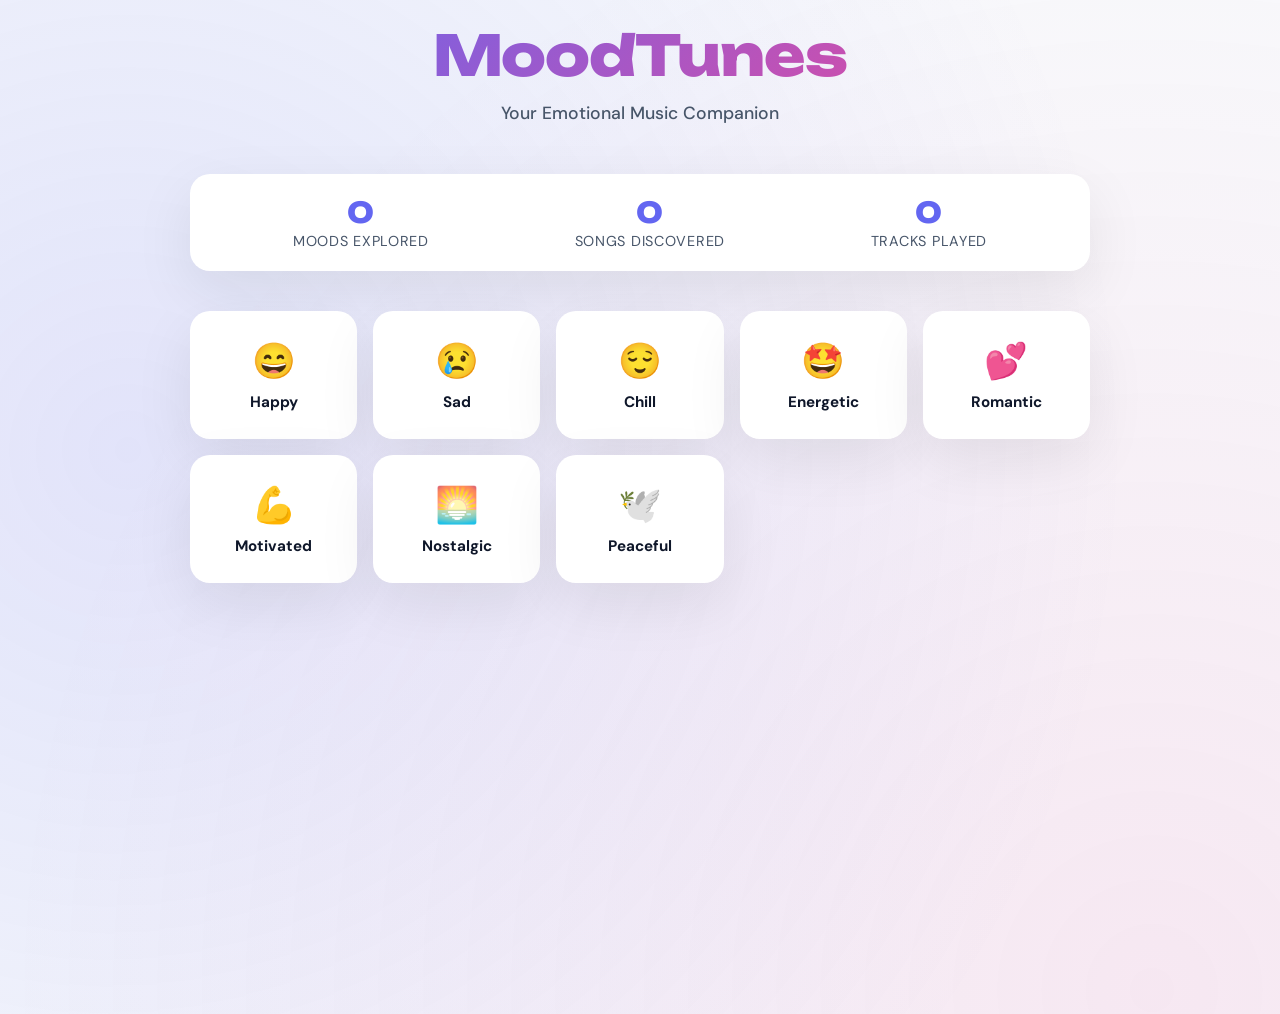
<file: MoodTunes/index.html>
<!DOCTYPE html>
<html lang="en">
<head>
    <meta charset="UTF-8">
    <meta name="viewport" content="width=device-width, initial-scale=1.0">
    <title>MoodTunes — Your Emotional Music Companion</title>
    <link rel="preconnect" href="https://fonts.googleapis.com">
    <link rel="preconnect" href="https://fonts.gstatic.com" crossorigin>
    <link href="https://fonts.googleapis.com/css2?family=Unbounded:wght@600;800&family=DM+Sans:wght@400;500;700&display=swap" rel="stylesheet">
    <link rel="stylesheet" href="style.css">
</head>
<body>
    <div class="container">
        <header>
            <h1>MoodTunes</h1>
            <p class="subtitle">Your Emotional Music Companion</p>
        </header>

        <div class="stats-bar">
            <div class="stat">
                <span class="stat-value" id="moodCount">0</span>
                <span class="stat-label">Moods Explored</span>
            </div>
            <div class="stat">
                <span class="stat-value" id="songCount">0</span>
                <span class="stat-label">Songs Discovered</span>
            </div>
            <div class="stat">
                <span class="stat-value" id="playCount">0</span>
                <span class="stat-label">Tracks Played</span>
            </div>
        </div>

        <div class="mood-selector" id="moodSelector">
            <!-- Mood buttons will be generated here -->
        </div>

        <div class="input-section" id="inputSection">
            <label class="input-label">Create Your Own Mood 🎨</label>
            <div class="input-group">
                <input type="text" id="customMoodInput" placeholder="Enter your unique mood (e.g., 'Nostalgic', 'Adventurous')">
                <button class="add-mood-btn" onclick="app.addCustomMood()">Add Mood</button>
            </div>
            <div class="error-message" id="errorMessage"></div>
        </div>

        <div class="quote-card" id="quoteCard">
            <p class="quote-text" id="quoteText"></p>
        </div>

        <div class="playlist-section" id="playlistSection">
            <div class="playlist-header">
                <h2 class="playlist-title" id="playlistTitle">Your Playlist</h2>
                <button class="shuffle-btn" onclick="app.shufflePlaylist()">🔄 Shuffle</button>
            </div>
            <div id="playlistContainer"></div>
        </div>
    </div>

    <script src="script.js"></script>
</body>
</html>
</file>
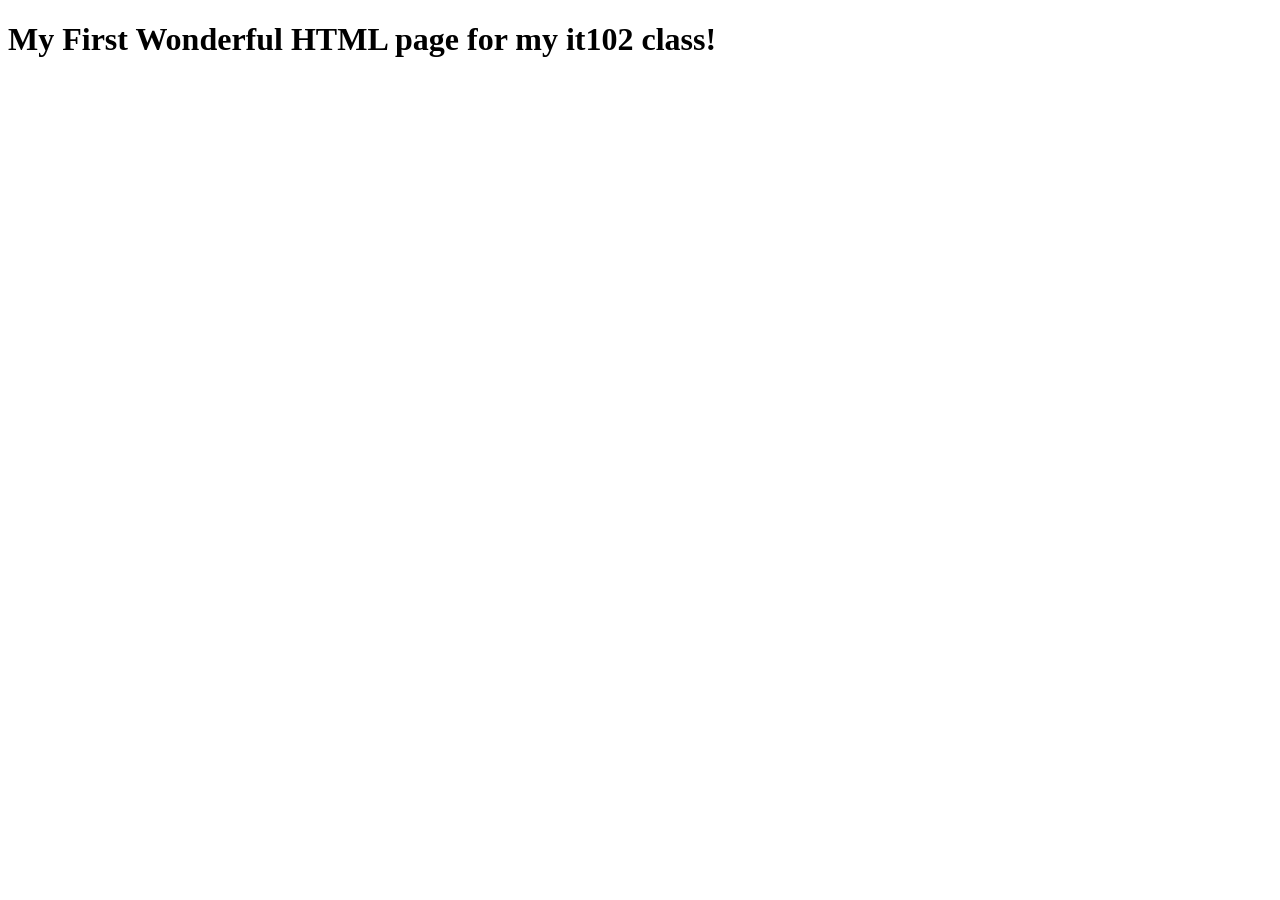
<file: week1/index.html>
<!DOCTYPE html>
<html lang="en">
<head>
  <meta charset="UTF-8">
  <meta name="viewport" content="width=device-width, initial-scale=1.0">
  <title>My first html page</title>
</head>
<body>
  <h1>My First Wonderful HTML page for my it102 class!</h1>
</body>
</html>
</file>
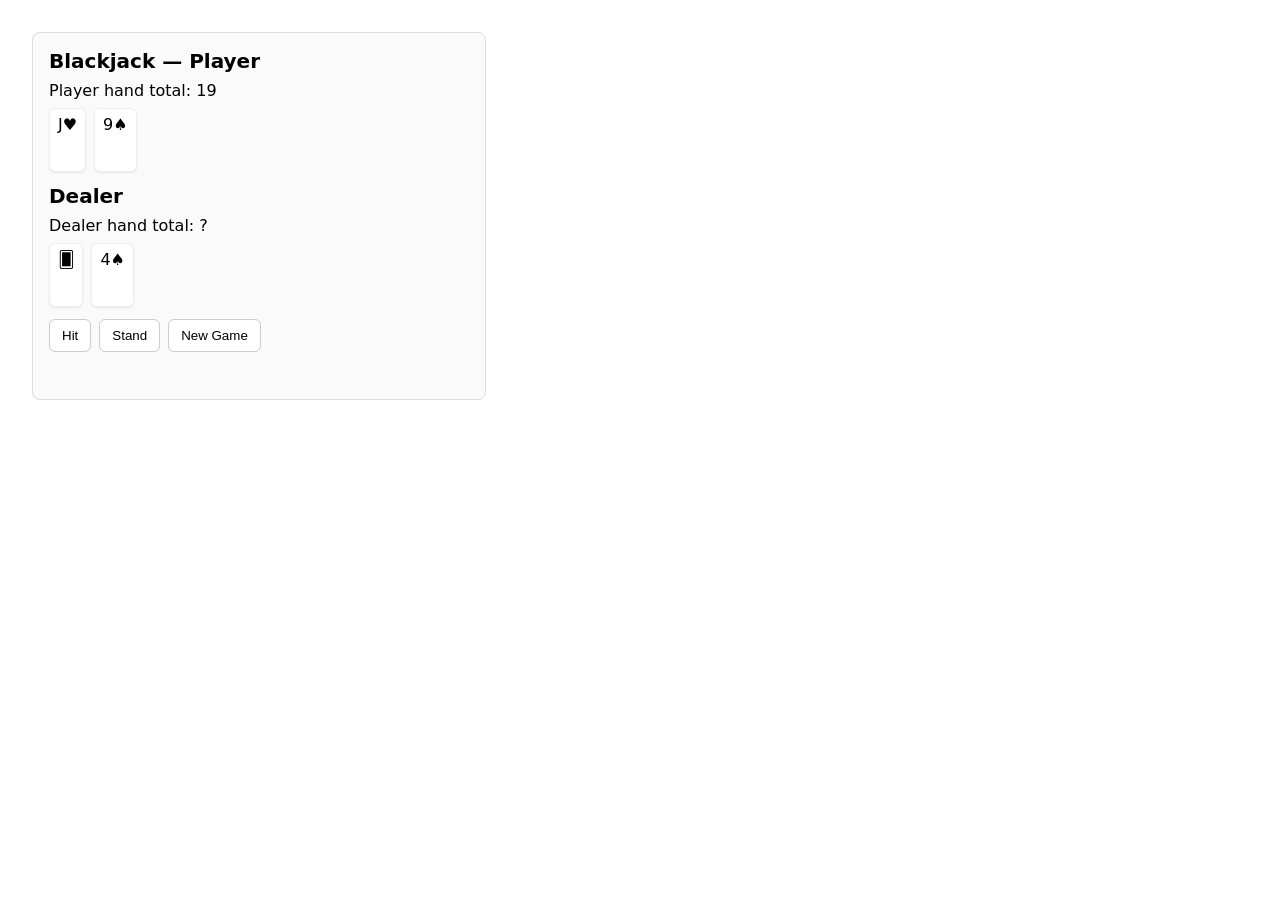
<file: week6/index.html>
<!doctype html>
<html lang="en">
<head>
  <meta charset="utf-8" />
  <title>Simple Blackjack</title>
  <meta name="viewport" content="width=device-width,initial-scale=1" />
  <style>
    body { font-family: system-ui, -apple-system, "Segoe UI", Roboto, Arial; display:flex; gap:24px; padding:24px; }
    .table { border:1px solid #ddd; padding:16px; width:420px; border-radius:8px; background:#fafafa; }
    h2 { margin:0 0 8px 0; font-size:20px; }
    .hand { min-height:64px; margin:8px 0; display:flex; gap:8px; flex-wrap:wrap; }
    .card { border-radius:6px; padding:6px 8px; background:white; box-shadow:0 1px 2px rgba(0,0,0,0.08); border:1px solid #eee; }
    .controls { margin-top:12px; display:flex; gap:8px; }
    button { padding:8px 12px; border-radius:6px; border:1px solid #ccc; background:white; cursor:pointer; }
    button:disabled { opacity:.5; cursor:default; }
    .status { margin-top:12px; font-weight:600; min-height:1.2em; }
  </style>
</head>
<body>

  <div class="table" id="game">
    <h2>Blackjack — Player</h2>
    <div>Player hand total: <span id="player-total">0</span></div>
    <div class="hand" id="player-hand"></div>

    <div style="margin-top:12px;">
      <h2>Dealer</h2>
      <div>Dealer hand total: <span id="dealer-total">0</span></div>
      <div class="hand" id="dealer-hand"></div>
    </div>

    <div class="controls">
      <button id="btn-hit">Hit</button>
      <button id="btn-stand">Stand</button>
      <button id="btn-new">New Game</button>
    </div>

    <div class="status" id="status"></div>
  </div>

<script>
/*
  Simple Blackjack
  - standard 52-card deck
  - Ace counted as 11 or 1 (adjusted to avoid bust)
  - Dealer draws until 17 or more
*/

// ----- deck helpers -----
const SUITS = ['♠','♥','♦','♣'];
const RANKS = ['A','2','3','4','5','6','7','8','9','10','J','Q','K'];

function createDeck(){
  const deck = [];
  for(const s of SUITS){
    for(const r of RANKS){
      deck.push({suit:s, rank:r});
    }
  }
  return deck;
}

function shuffle(deck){
  // Fisher-Yates
  for(let i = deck.length - 1; i > 0; i--){
    const j = Math.floor(Math.random() * (i + 1));
    [deck[i], deck[j]] = [deck[j], deck[i]];
  }
}

// value of a single card for totals (ace returns 11 here; adjust later)
function cardValue(card){
  if(card.rank === 'A') return 11;
  if(['J','Q','K'].includes(card.rank)) return 10;
  return Number(card.rank);
}

function handTotal(hand){
  // sum values and reduce Aces (11 -> 1) as needed
  let total = 0;
  let aces = 0;
  for(const c of hand){
    const v = cardValue(c);
    total += v;
    if(c.rank === 'A') aces++;
  }
  // reduce Aces from 11 to 1 by subtracting 10 while total > 21 and aces left
  while(total > 21 && aces > 0){
    total -= 10;
    aces--;
  }
  return total;
}

// ----- DOM helpers -----
const el = id => document.getElementById(id);
function renderHand(containerId, hand, hideFirst=false){
  const container = el(containerId);
  container.innerHTML = '';
  hand.forEach((c, i) => {
    const cardEl = document.createElement('div');
    cardEl.className = 'card';
    if(hideFirst && i === 0) {
      cardEl.textContent = '🂠'; // face-down placeholder
    } else {
      cardEl.textContent = `${c.rank}${c.suit}`;
    }
    container.appendChild(cardEl);
  });
}

// ----- game state -----
let deck, playerHand, dealerHand, playerStand, gameOver;

function startNewGame(){
  deck = createDeck();
  shuffle(deck);
  playerHand = [];
  dealerHand = [];
  playerStand = false;
  gameOver = false;
  el('status').textContent = '';

  // initial deal: player 2, dealer 2 (dealer's first card hidden)
  playerHand.push(deck.pop());
  dealerHand.push(deck.pop());
  playerHand.push(deck.pop());
  dealerHand.push(deck.pop());

  updateUI(true);
  enableControls(true);
}

// draw one card from deck to target hand
function drawTo(hand){
  if(deck.length === 0){
    // if deck empty (unlikely for this small game), recreate and shuffle
    deck = createDeck();
    shuffle(deck);
  }
  hand.push(deck.pop());
}

// player requests a hit
function playerHit(){
  if(gameOver || playerStand) return;
  drawTo(playerHand);
  updateUI(true);
  const pTotal = handTotal(playerHand);
  if(pTotal > 21){
    finishRound(); // player busts
  }
}

// player stands: dealer plays
function playerStandAction(){
  if(gameOver) return;
  playerStand = true;
  // reveal dealer and let dealer play to >= 17
  updateUI(false);
  dealerPlay();
}

// dealer behavior
function dealerPlay(){
  // reveal while < 17, hit
  while(handTotal(dealerHand) < 17){
    drawTo(dealerHand);
  }
  finishRound();
}

// compute and display result
function finishRound(){
  const pTotal = handTotal(playerHand);
  const dTotal = handTotal(dealerHand);
  let message = '';

  if(pTotal > 21){
    message = `Player busts (${pTotal}). Dealer wins.`;
  } else if(dTotal > 21){
    message = `Dealer busts (${dTotal}). Player wins!`;
  } else if(pTotal > dTotal){
    message = `Player wins (${pTotal} vs ${dTotal})!`;
  } else if(pTotal < dTotal){
    message = `Dealer wins (${dTotal} vs ${pTotal}).`;
  } else {
    message = `Push (tie) — ${pTotal}.`;
  }

  el('status').textContent = message;
  gameOver = true;
  enableControls(false);
  updateUI(false);
}

function enableControls(enabled){
  el('btn-hit').disabled = !enabled;
  el('btn-stand').disabled = !enabled;
  el('btn-new').disabled = false;
}

// update DOM
function updateUI(hideDealerFirstCard=true){
  const pTotal = handTotal(playerHand);
  const dTotalShown = hideDealerFirstCard ? '?' : handTotal(dealerHand);

  el('player-total').textContent = pTotal;
  el('dealer-total').textContent = dTotalShown;

  renderHand('player-hand', playerHand, false);
  renderHand('dealer-hand', dealerHand, hideDealerFirstCard);

  // auto-disable hit if player bust or already stood
  if(handTotal(playerHand) > 21){
    enableControls(false);
  }
}

// ----- wire up buttons -----
el('btn-hit').addEventListener('click', playerHit);
el('btn-stand').addEventListener('click', playerStandAction);
el('btn-new').addEventListener('click', startNewGame);

// start
startNewGame();
</script>
</body>
</html>
</file>
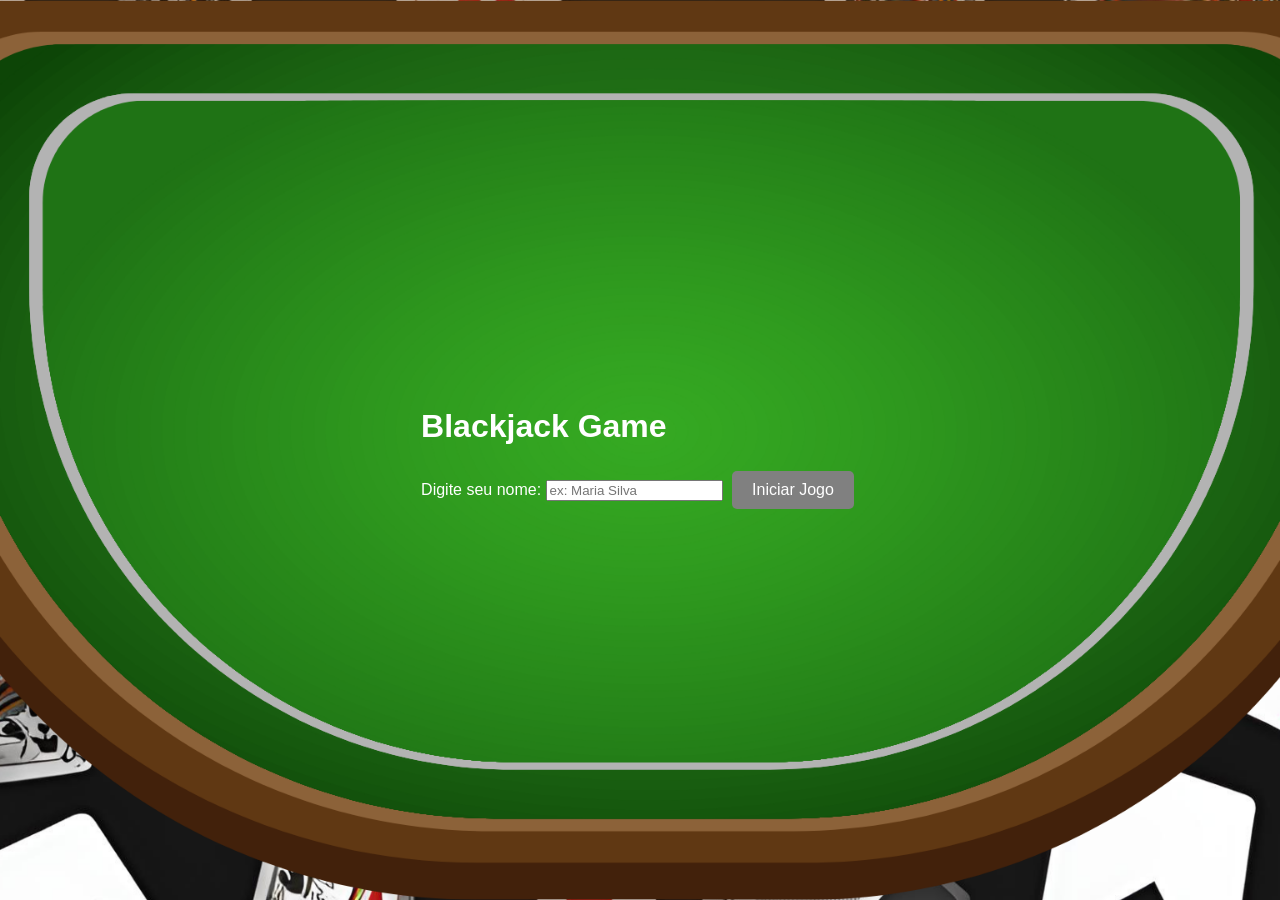
<file: week6/Blackjackgame/index.html>
<!doctype html>
<html lang="pt-BR">
<head>
  <meta charset="utf-8" />
  <title>Blackjack — Login</title>
  <meta name="viewport" content="width=device-width,initial-scale=1" />
  <link rel="stylesheet" href="styles/styles.css">
</head>
<body>
  <main class="panel">
    <h1>Blackjack Game</h1>
    
    <form id="loginForm" novalidate>
      <label for="username">Digite seu nome:</label>
      <input id="username" name="username" type="text" placeholder="ex: Maria Silva" />
      <button id="startBtn" type="submit" disabled>Iniciar Jogo</button>
      <div id="errorMsg" class="error" aria-live="polite"></div>
    </form>

    
    <section id="gameArea" style="display:none;">
      <p id="welcome"></p>
      
    </section>
  </main>

  <script src="scripts/login.js"></script>
</body>
</html>
</file>
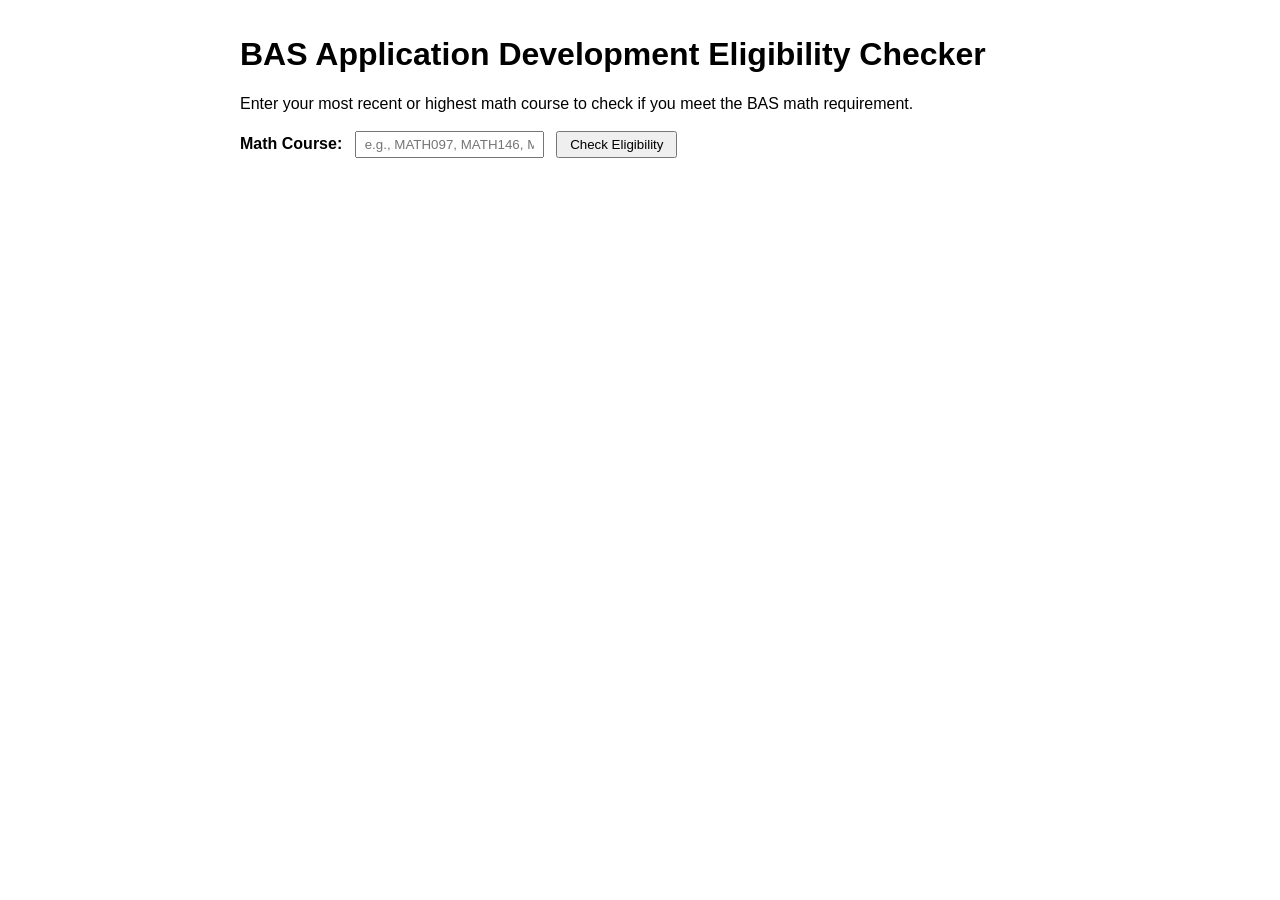
<file: midterm/midterm.html>
<!DOCTYPE html>
<html lang="en">
<head>
  <meta charset="UTF-8">
  <title>BAS Requirements Checker</title>
  <style>
    body {
      font-family: Arial, Helvetica, sans-serif;
      max-width: 800px;
      margin: 2rem auto;
      line-height: 1.4;
    }
    h1 {
      margin-bottom: 0.25rem;
    }
    form {
      margin: 1rem 0;
    }
    label {
      font-weight: bold;
      margin-right: 0.5rem;
    }
    input[type="text"] {
      padding: 0.25rem 0.5rem;
      min-width: 140px;
    }
    button {
      margin-left: 0.5rem;
      padding: 0.25rem 0.75rem;
      cursor: pointer;
    }
    #results p {
      margin: 0.35rem 0;
    }
  </style>
</head>
<body>

  <h1>BAS Application Development Eligibility Checker</h1>
  <p>
    Enter your most recent or highest math course to check if you meet
    the BAS math requirement.
  </p>

  <form id="mathForm" onsubmit="main(); return false;">
    <label for="courseInput">Math Course:</label>
    <input
      type="text"
      id="courseInput"
      name="courseInput"
      placeholder="e.g., MATH097, MATH146, MATH151"
    >
    <button type="submit">Check Eligibility</button>
  </form>

  <div id="results"></div>

  <script>
    // ---------------------------------------------------------
    //  Courses stored as objects (cart notation w/ fields)
    // ---------------------------------------------------------
    const allMathCourses = {
      MATH080: { name: "Preparatory Math",                  qualifies: false, next: "MATH085" },
      MATH081: { name: "Basic Math",                        qualifies: false, next: "MATH084" },
      MATH084: { name: "Algebra I",                         qualifies: false, next: "MATH085" },
      MATH085: { name: "Algebra II",                        qualifies: false, next: "MATH097" },
      MATH097: { name: "Elementary Algebra",                qualifies: false, next: "MATH098" },
      MATH098: { name: "Intermediate Algebra",              qualifies: false, next: "MATH099" },
      MATH099: { name: "Essentials of Intermediate Algebra",qualifies: false, next: "MATH107" },

      MATH107: { name: "Math in Society",                   qualifies: false, next: "MATH116" },
      MATH116: { name: "Applications of Math",              qualifies: false, next: "MATH141" },

      MATH141: { name: "Precalculus I",                     qualifies: false, next: "MATH142" },
      MATH142: { name: "Precalculus II",                    qualifies: false, next: "MATH151" },

      // Statistics / Calculus (QSR)
      MATH146: { name: "Elementary Statistics",             qualifies: true,  next: "" },
      MATH148: { name: "Business Calculus",                 qualifies: true,  next: "" },
      MATH151: { name: "Calculus I",                        qualifies: true,  next: "MATH152" },
      MATH152: { name: "Calculus II",                       qualifies: true,  next: "MATH163" },
      MATH163: { name: "Calculus III",                      qualifies: true,  next: "MATH238" },

      // 200-level statistics / linear algebra / etc.
      MATH211: { name: "Elements of Statistical Methods",   qualifies: true,  next: "" },
      MATH220: { name: "Linear Algebra",                    qualifies: true,  next: "" },
      MATH224: { name: "Vector Calculus",                   qualifies: true,  next: "" },
      MATH238: { name: "Differential Equations",            qualifies: true,  next: "" }
    };

    // ---------------------------------------------------------
    //  Main function
    //  1. Get the course (getCourseNumber)
    //  2. If course is null, display message to enter valid course
    //  3. Otherwise call checkEligibility(course)
    //  4. Display results using displayResults()
    // ---------------------------------------------------------
    function main () {
      const courseCode = getCourseNumber();
      if (!courseCode) return;        // invalid input handled in getCourseNumber

      const result = checkEligibility(courseCode);
      displayResults(result);
    }

    // ---------------------------------------------------------
    //  Get course from form and validate
    //  Returns valid course code (e.g. "MATH097") or null
    // ---------------------------------------------------------
    function getCourseNumber () {
      const inputEl   = document.getElementById("courseInput");
      const resultsEl = document.getElementById("results");

      let value = inputEl.value.trim();

      // 1. No blanks
      if (value === "") {
        resultsEl.innerHTML =
          "<p>Please enter your most recent or highest math course.</p>";
        return null;
      }

      // 2. Normalize: remove spaces, upper-case, drop ampersand if present
      value = value.toUpperCase().replace(/\s+/g, "").replace("&", "");

      // 3. Basic pattern check: must start with "MATH" and have digits after
      const pattern = /^MATH\d{3}$/;
      if (!pattern.test(value)) {
        resultsEl.innerHTML =
          "<p>Please enter a valid NSC MATH course, such as " +
          "<strong>MATH097</strong>, <strong>MATH146</strong>, or <strong>MATH151</strong>.</p>";
        return null;
      }

      // 4. Verify that course exists in our table
      if (!allMathCourses[value]) {
        resultsEl.innerHTML =
          `<p>Sorry, I don't recognize the course <strong>${value}</strong>. ` +
          `Please enter a math course from the NSC sequence (for example MATH097, MATH146, MATH151).</p>`;
        return null;
      }

      return value;
    }

    // ---------------------------------------------------------
    //  Check if course meets BAS math requirement
    //  Returns a literal object:
    //    { code, name, meets, nextCode, nextName }
    // ---------------------------------------------------------
    function checkEligibility (courseCode) {
      const info = allMathCourses[courseCode];

      const nextCode = info.next;
      const nextName = nextCode && allMathCourses[nextCode]
        ? allMathCourses[nextCode].name
        : "";

      return {
        code: courseCode,
        name: info.name,
        meets: info.qualifies,
        nextCode: nextCode,
        nextName: nextName
      };
    }

    // ---------------------------------------------------------
    //  Display results to webpage using innerHTML
    // ---------------------------------------------------------
    function displayResults (result) {
      const resultsEl = document.getElementById("results");
      if (!result) return;

      let html = "";

      html += `<p><strong>Math Course:</strong> ${result.code} &mdash; ${result.name}</p>`;

      if (result.meets) {
        html += "<p>Congratulations! You've met the math requirement for the BAS in Application Development.</p>";
      } else {
        html += "<p>You do not yet meet the BAS math requirement for the BAS in Application Development.</p>";

        if (result.nextCode && result.nextName) {
          html += `<p>You should next consider taking <strong>${result.nextCode}</strong> (${result.nextName}).</p>`;
        }
      }

      resultsEl.innerHTML = html;
    }
  </script>
</body>
</html>
</file>
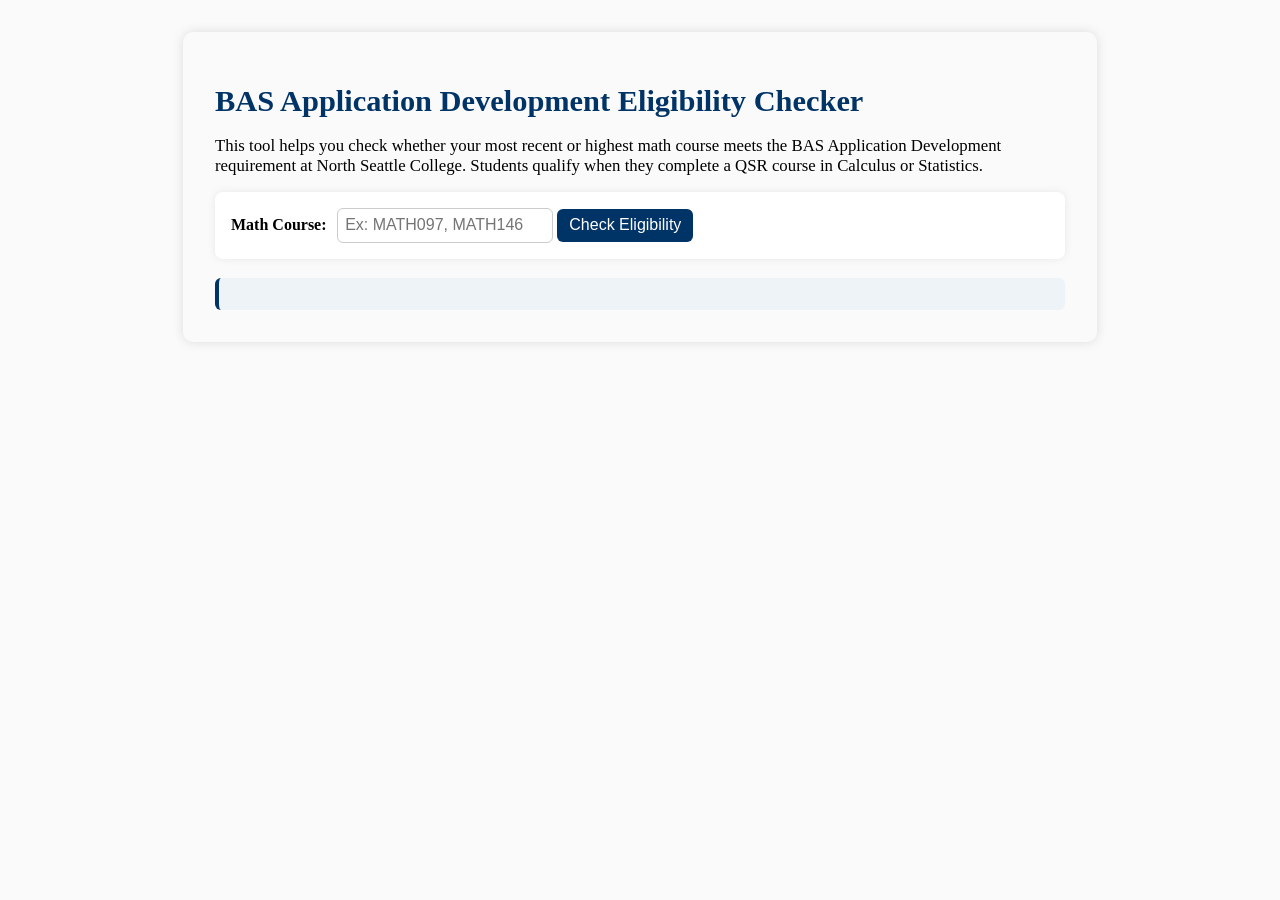
<file: midterm/midtermfinal.html>
<!DOCTYPE html>
<html lang="en">
<head>
  <meta charset="UTF-8">
  <title>BAS Math Eligibility Checker</title>

  <style>
    body {
      font-family: Georgia, serif;
      max-width: 850px;
      margin: 2rem auto;
      background: #fafafa;
      padding: 2rem;
      border-radius: 10px;
      box-shadow: 0 0 12px rgba(0, 0, 0, 0.12);
    }

    h1 {
      margin-bottom: 0.4rem;
      color: #003366;
      font-size: 1.9rem;
    }

    p {
      margin-bottom: 1rem;
      font-size: 1.05rem;
    }

    form {
      margin-top: 1rem;
      padding: 1rem;
      background: #ffffff;
      border-radius: 8px;
      box-shadow: 0 0 8px rgba(0, 0, 0, 0.08);
    }

    label {
      font-weight: bold;
      margin-right: 0.4rem;
    }

    input[type="text"] {
      padding: 0.45rem;
      border-radius: 6px;
      border: 1px solid #ccc;
      min-width: 150px;
      font-size: 1rem;
    }

    button {
      padding: 0.45rem 0.75rem;
      background: #003366;
      color: #fff;
      border: none;
      border-radius: 6px;
      font-size: 1rem;
      cursor: pointer;
    }

    button:hover {
      background: #002850;
    }

    #results {
      margin-top: 1.2rem;
      padding: 1rem;
      background: #eef3f8;
      border-left: 4px solid #003366;
      border-radius: 6px;
      font-size: 1.05rem;
    }
  </style>
</head>

<body>

  <h1>BAS Application Development Eligibility Checker</h1>
  <p>
    This tool helps you check whether your most recent or highest math course meets the BAS Application Development requirement at North Seattle College.
    Students qualify when they complete a QSR course in Calculus or Statistics.
  </p>

  <form onsubmit="main(); return false;">
    <label for="courseInput">Math Course:</label>
    <input type="text" id="courseInput" placeholder="Ex: MATH097, MATH146">
    <button type="submit">Check Eligibility</button>
  </form>

  <div id="results"></div>

<script>
  // This object stores all math courses we are using for the BAS eligibility check.
  // Each course has a name, whether it qualifies for BAS, and the next recommended course.
  const allMathCourses = {
    MATH081: { name: "Basic Math", qualifies: false, next: "MATH084" },
    MATH084: { name: "Algebra I", qualifies: false, next: "MATH085" },
    MATH085: { name: "Algebra II", qualifies: false, next: "MATH097" },
    MATH097: { name: "Elementary Algebra", qualifies: false, next: "MATH098" },
    MATH098: { name: "Intermediate Algebra", qualifies: false, next: "MATH099" },
    MATH099: { name: "Essentials of Intermediate Algebra", qualifies: false, next: "MATH107" },

    MATH107: { name: "Math in Society", qualifies: false, next: "MATH116" },
    MATH116: { name: "Applications of Math", qualifies: false, next: "MATH141" },

    MATH141: { name: "Precalculus I", qualifies: false, next: "MATH142" },
    MATH142: { name: "Precalculus II", qualifies: false, next: "MATH151" },

    // From this point on the courses are QSR, so they meet the BAS requirement
    MATH146: { name: "Elementary Statistics", qualifies: true, next: "" },
    MATH148: { name: "Business Calculus", qualifies: true, next: "" },
    MATH151: { name: "Calculus I", qualifies: true, next: "MATH152" },
    MATH152: { name: "Calculus II", qualifies: true, next: "MATH163" },
    MATH163: { name: "Calculus III", qualifies: true, next: "MATH238" },

    MATH211: { name: "Elements of Statistical Methods", qualifies: true, next: "" },
    MATH220: { name: "Linear Algebra", qualifies: true, next: "" },
    MATH224: { name: "Vector Calculus", qualifies: true, next: "" },
    MATH238: { name: "Differential Equations", qualifies: true, next: "" }
  };


  // This is the main function. It is called when the student submits the form.
  // It collects the course code, checks eligibility, and displays the results.
  function main() {
    const courseCode = getCourseNumber();

    // If the student typed something invalid we stop the script here
    if (!courseCode) return;

    // Check whether the course meets BAS requirements
    const result = checkEligibility(courseCode);

    // Display outcome to the webpage
    displayResults(result);
  }


  // This function reads the course typed by the student and validates it.
  // It returns the valid course code or returns null if the input is not acceptable.
  function getCourseNumber() {
    const input = document.getElementById("courseInput").value.trim();
    const box = document.getElementById("results");

    // Checking for blank input
    if (input === "") {
      box.innerHTML = "Please type a math course before checking eligibility.";
      return null;
    }

    // Formatting the input to match the course keys in our object
    const course = input.toUpperCase().replace(/\s+/g, "");

    // Pattern check for MATH### format
    const pattern = /^MATH\d{3}$/;
    if (!pattern.test(course)) {
      box.innerHTML = "Please enter a valid math course such as MATH097 or MATH151.";
      return null;
    }

    // Checking if the course exists in our list
    if (!allMathCourses[course]) {
      box.innerHTML = "This course is not listed in the NSC Math Sequence chart.";
      return null;
    }

    return course;
  }


  // This function checks whether the chosen course meets the BAS requirement.
  // It returns an object containing information about the course and whether it qualifies.
  function checkEligibility(courseCode) {
    const info = allMathCourses[courseCode];

    return {
      code: courseCode,
      name: info.name,
      meets: info.qualifies,
      next: info.next
    };
  }


  // This function displays the final message for the student based on eligibility.
  function displayResults(result) {
    const box = document.getElementById("results");

    let message = `<strong>Math Course:</strong> ${result.code} — ${result.name}<br><br>`;

    if (result.meets) {
      message += "Congratulations you meet the BAS math requirement for Application Development.";
    } else {
      message += "You do not yet meet the BAS math requirement.";

      if (result.next !== "") {
        message += `<br>Next recommended course is <strong>${result.next}</strong>.`;
      }
    }

    box.innerHTML = message;
  }
</script>

</body>
</html>
</file>
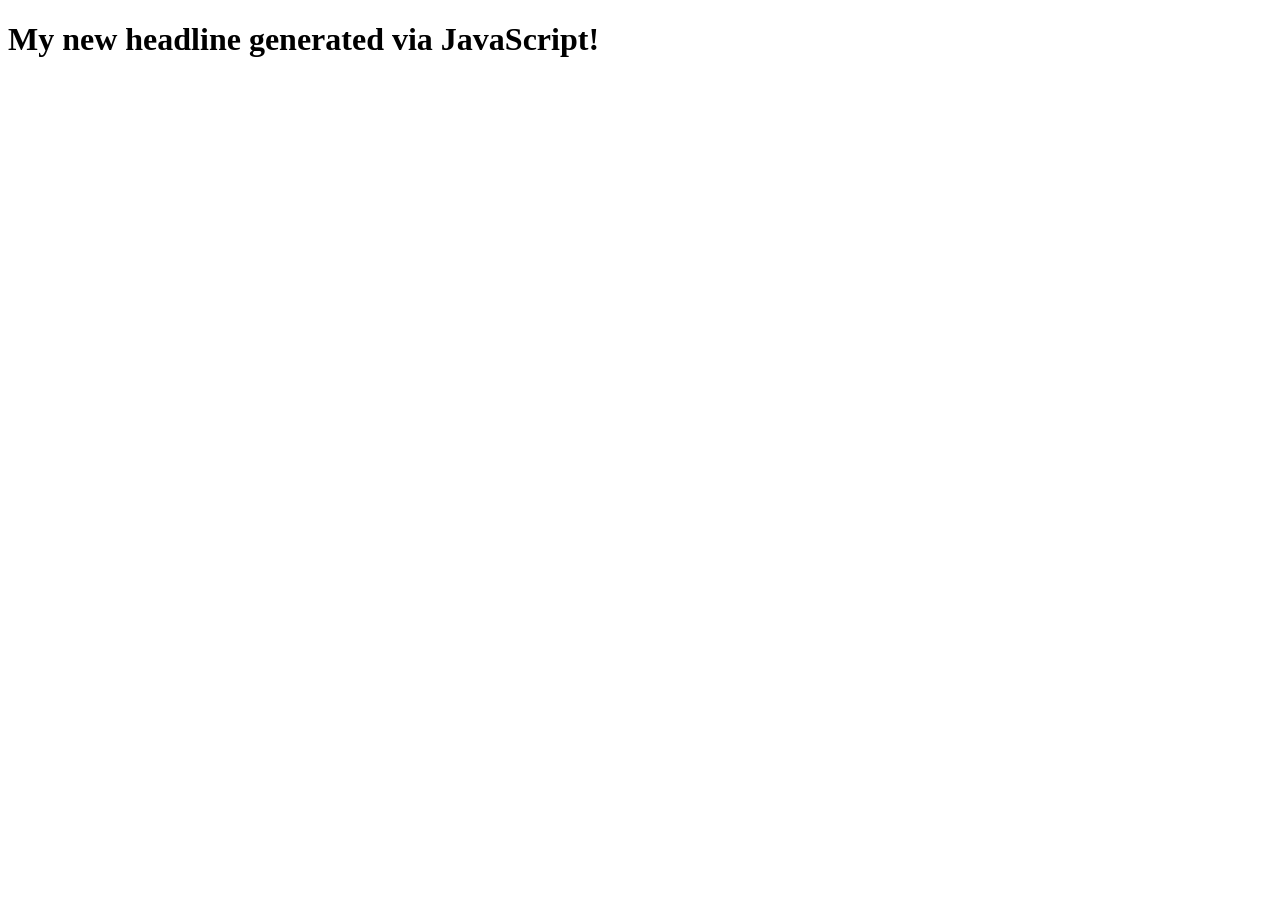
<file: week1/index2.html>
<!DOCTYPE html>
<html lang="en">
<head>
  <meta charset="UTF-8">
  <meta name="viewport" content="width=device-width, initial-scale=1.0">
  <title>My second html page</title>
</head>
<body>
  <h1 id="myHeader"></h1>

  <script>
    document.getElementById("myHeader").textContent =
      "My new headline generated via JavaScript!";
  </script>
</body>
</html>
</file>
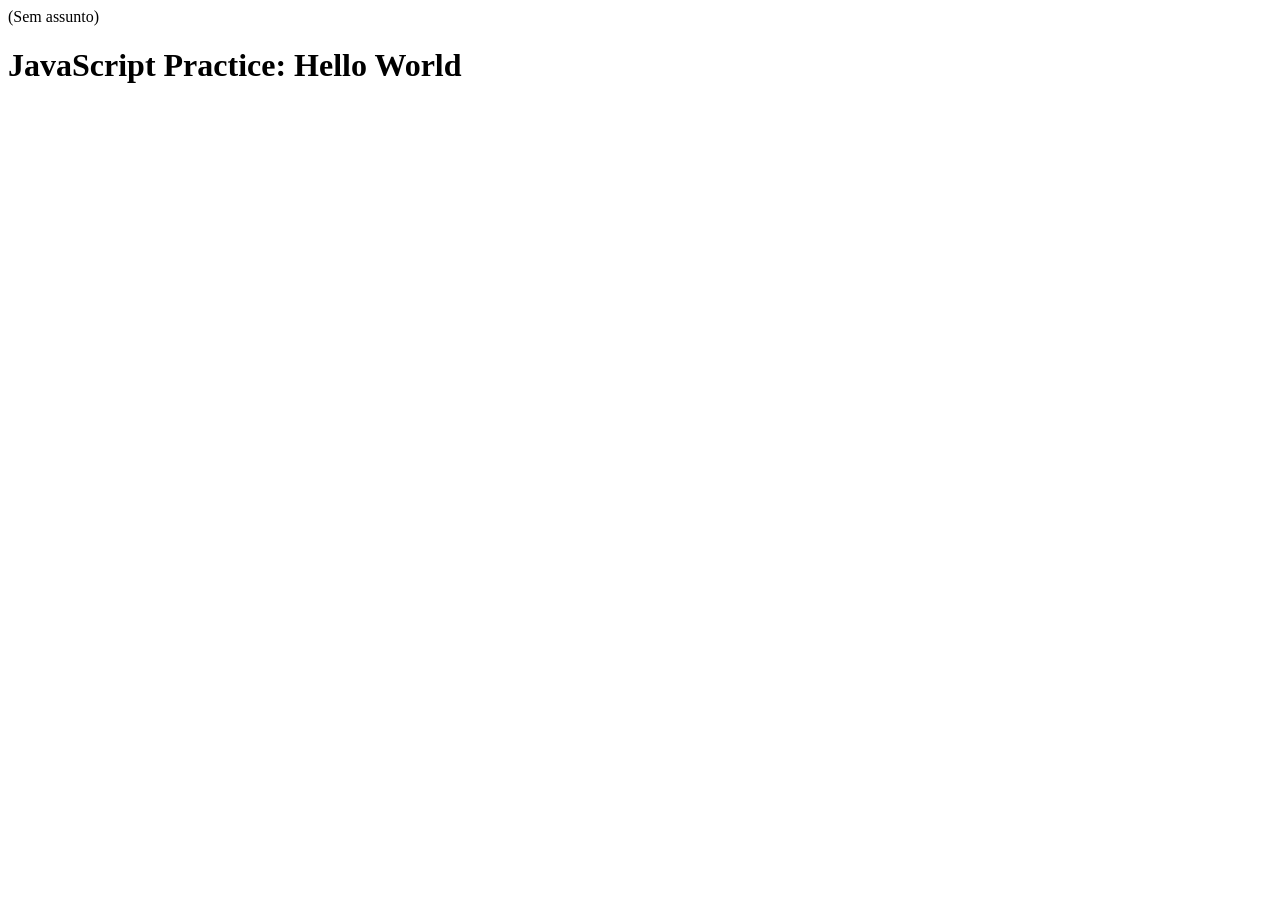
<file: week2/HelloWorld.html>
(Sem assunto)


<!DOCTYPE html>
<html lang=“en”>
<head>
  <meta charset=“UTF-8”>
  <title>Hello World - Practice 2_1</title>
</head>
<body>
  <h1>JavaScript Practice: Hello World</h1>

  <script>
   
    let myName = “Elida Ribeiro de Souza”; 

    
    document.write(“My name is: “ + myName + “<br/>”);

   
    alert(“Hello! My name is “ + myName);

    console.log(“My name is: “ + myName);
  </script>
</body>
</html>
</file>
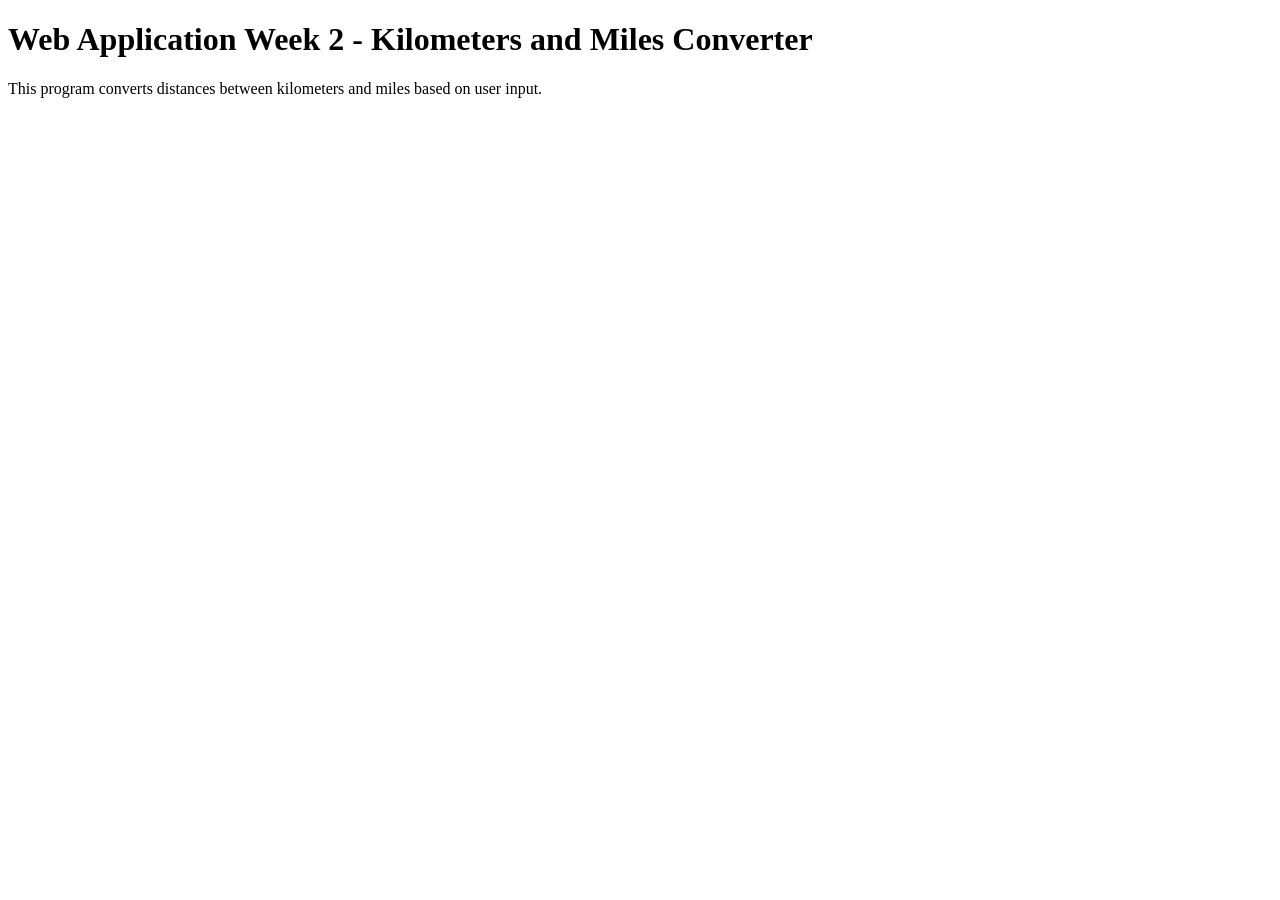
<file: week2/week2_km_miles.html>
<!DOCTYPE html>
<html lang="en">
<head>
  <meta charset="UTF-8">
  <meta name="viewport" content="width=device-width, initial-scale=1.0">
  <title>Week 2 - Kilometers and Miles Converter</title>
</head>
<body>
  <h1>Web Application Week 2 - Kilometers and Miles Converter</h1>
  <p>This program converts distances between kilometers and miles based on user input.</p>

  <script>
                              
    let choice = prompt("Type 'K' to convert kilometers to miles, or 'M' to convert miles to kilometers:");

    
    if (choice === "K" || choice === "k") {
      
      let kilometers = parseFloat(prompt("Enter the number of kilometers:"));
      
      
      let miles = kilometers * 0.621371;
      
      
      alert(kilometers + " kilometers = " + miles.toFixed(3) + " miles");

    } else if (choice === "M" || choice === "m") {
      
      let miles = parseFloat(prompt("Enter the number of miles:"));
      
      
      let kilometers = miles / 0.621371;
      
      
      alert(miles + " miles = " + kilometers.toFixed(3) + " kilometers");

    } else {
      
      alert("Invalid choice! Please type 'K' or 'M'.");
    }
  </script>
</body>
</html>
</file>
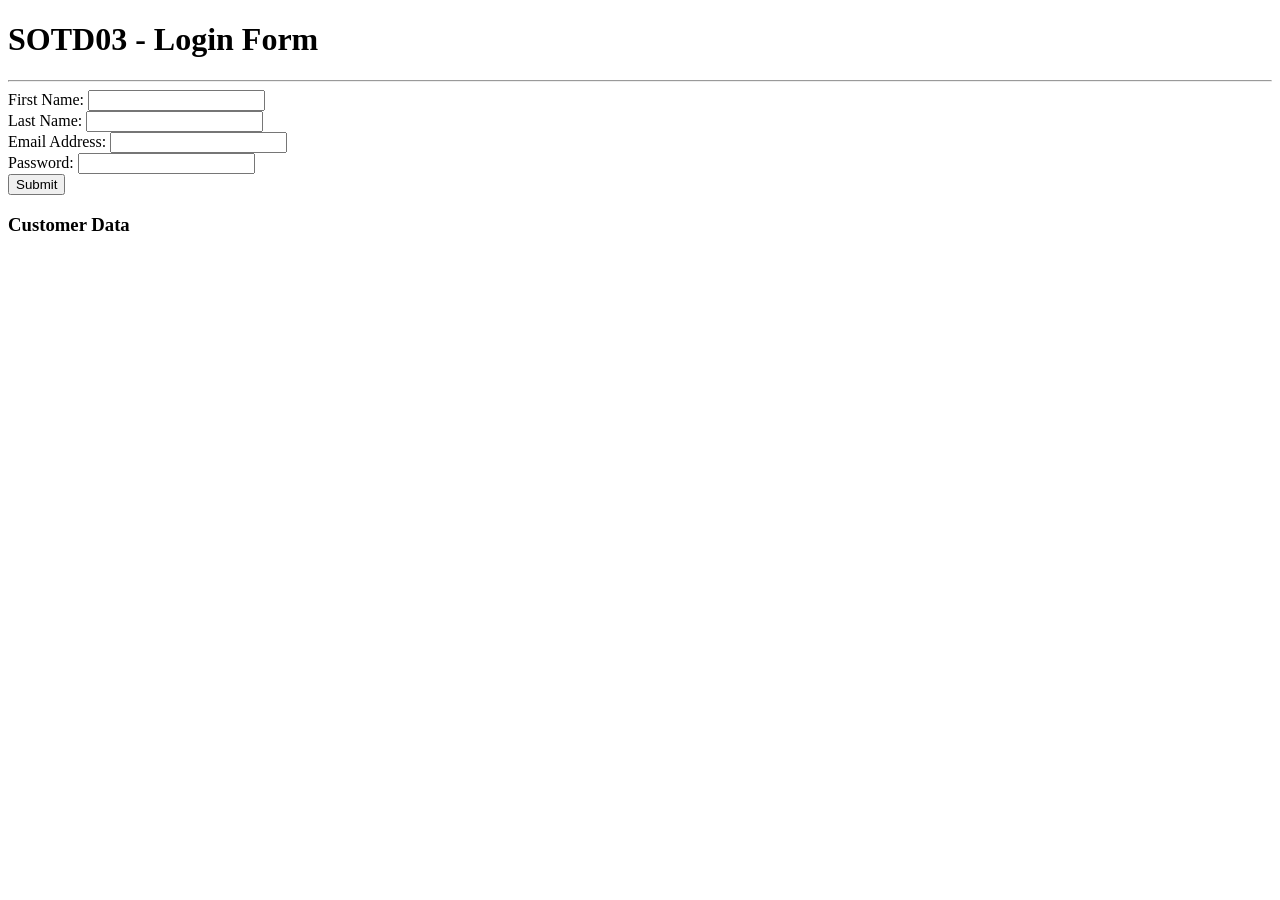
<file: week3/login_form.html>
<!DOCTYPE html>
<html>
<head>
  <meta charset="UTF-8">
  <title>SOTD03 - Login Form</title>
  <script>
    // This script runs when the user clicks the "Submit" button
    function displayData() {
      // Get all form inputs by their index in the form
      let firstName = document.forms["customerDataForm"].elements[0].value;
      let lastName = document.forms["customerDataForm"].elements[1].value;
      let email = document.forms["customerDataForm"].elements[2].value;
      let password = document.forms["customerDataForm"].elements[3].value;

      // Create the formatted output
      let output = firstName + " " + lastName + "<br>" +
                   "Email: " + email + "<br>" +
                   "Password: " + password;

      // Display in the <p> with id="custDataDisplay"
      document.getElementById("custDataDisplay").innerHTML = output;
    }
  </script>
</head>

<body>
  <h1>SOTD03 - Login Form</h1>
  <hr>

  <form name="customerDataForm">
    First Name: <input type="text"><br>
    Last Name: <input type="text"><br>
    Email Address: <input type="text"><br>
    Password: <input type="password"><br>
    <input type="button" value="Submit" onclick="displayData()">
  </form>

  <h3>Customer Data</h3>
  <p id="custDataDisplay"></p>
</body>
</html>
</file>
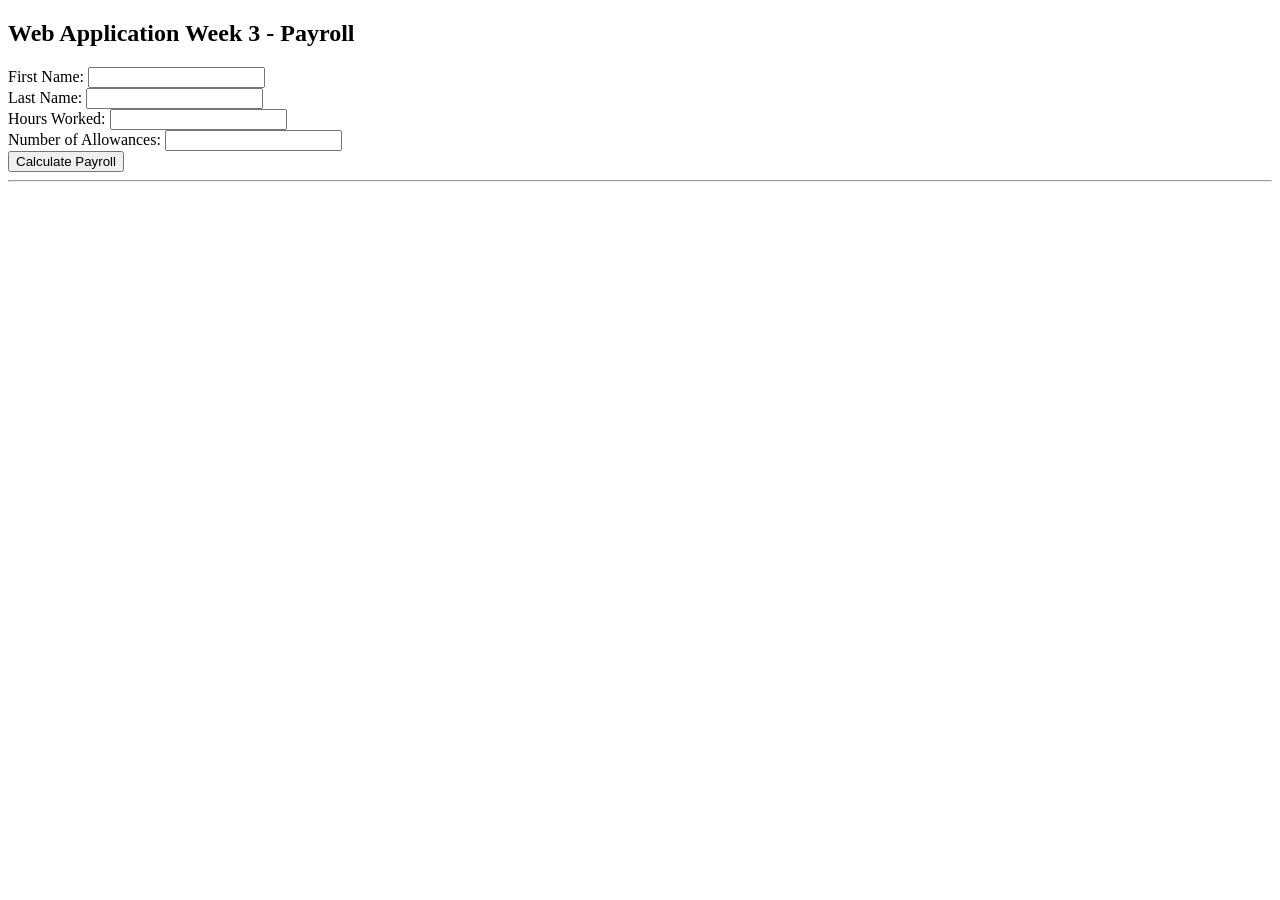
<file: week3/payroll.html>
<!DOCTYPE html>
<html>
<head>
  <title>Web Application Week 3 - Payroll</title>
  <script>
    
    function calculateGrossPay(hoursWorked) {
      const hourlyRate = 19.0;
      let grossPay = 0;
      if (hoursWorked <= 40) {
        grossPay = hoursWorked * hourlyRate;
      } else {
        const regularPay = 40 * hourlyRate;
        const overtimeHours = hoursWorked - 40;
        const overtimePay = overtimeHours * hourlyRate * 1.5;
        grossPay = regularPay + overtimePay;
      }
      return grossPay;
    }


    function calculateSocialSecurity(grossPay) {
      const rate = 0.062;
      return grossPay * rate;
    }

   
    function calculateMedicare(grossPay) {
      const rate = 0.0145;
      return grossPay * rate;
    }

    
    function calculateWithholding(grossPay, allowances) {
      const allowanceAmount = 77.90;
      const withholdingBase = grossPay - (allowances * allowanceAmount);
      const withholdingRate = 0.20;
      return withholdingBase * withholdingRate;
    }

   
    function calculateNetPay(grossPay, socialSecurity, medicare, withholding) {
      return grossPay - (socialSecurity + medicare + withholding);
    }


    function generatePayStub(employeeName, hoursWorked, allowances) {
      const grossPay = calculateGrossPay(hoursWorked);
      const socialSecurity = calculateSocialSecurity(grossPay);
      const medicare = calculateMedicare(grossPay);
      const withholding = calculateWithholding(grossPay, allowances);
      const netPay = calculateNetPay(grossPay, socialSecurity, medicare, withholding);


      let output = "<h3>Pay Stub</h3>";
      output += `<strong>Employee Name:</strong> ${employeeName}<br>`;
      output += `<strong>Hours Worked:</strong> ${hoursWorked}<br>`;
      output += `<strong>Gross Pay:</strong> $${grossPay.toFixed(2)}<br>`;
      output += `<strong>Social Security:</strong> $${socialSecurity.toFixed(2)}<br>`;
      output += `<strong>Medicare:</strong> $${medicare.toFixed(2)}<br>`;
      output += `<strong>Withholding:</strong> $${withholding.toFixed(2)}<br>`;
      output += `<strong>Net Pay:</strong> $${netPay.toFixed(2)}<br>`;
      document.getElementById("payrollStub").innerHTML = output;
    }

  
    function doPayroll() {
      const firstName = document.getElementById("firstName").value;
      const lastName = document.getElementById("lastName").value;
      const hoursWorked = parseFloat(document.getElementById("hoursWorked").value);
      const allowances = parseFloat(document.getElementById("allowances").value);
      const employeeName = firstName + " " + lastName;

      generatePayStub(employeeName, hoursWorked, allowances);
    }
  </script>
</head>

<body>
  <h2>Web Application Week 3 - Payroll</h2>
  <form>
    First Name: <input type="text" id="firstName"><br>
    Last Name: <input type="text" id="lastName"><br>
    Hours Worked: <input type="number" id="hoursWorked"><br>
    Number of Allowances: <input type="number" id="allowances"><br>
    <input type="button" value="Calculate Payroll" onclick="doPayroll()">
  </form>

  <hr>
  <div id="payrollStub"></div>
</body>
</html>
</file>
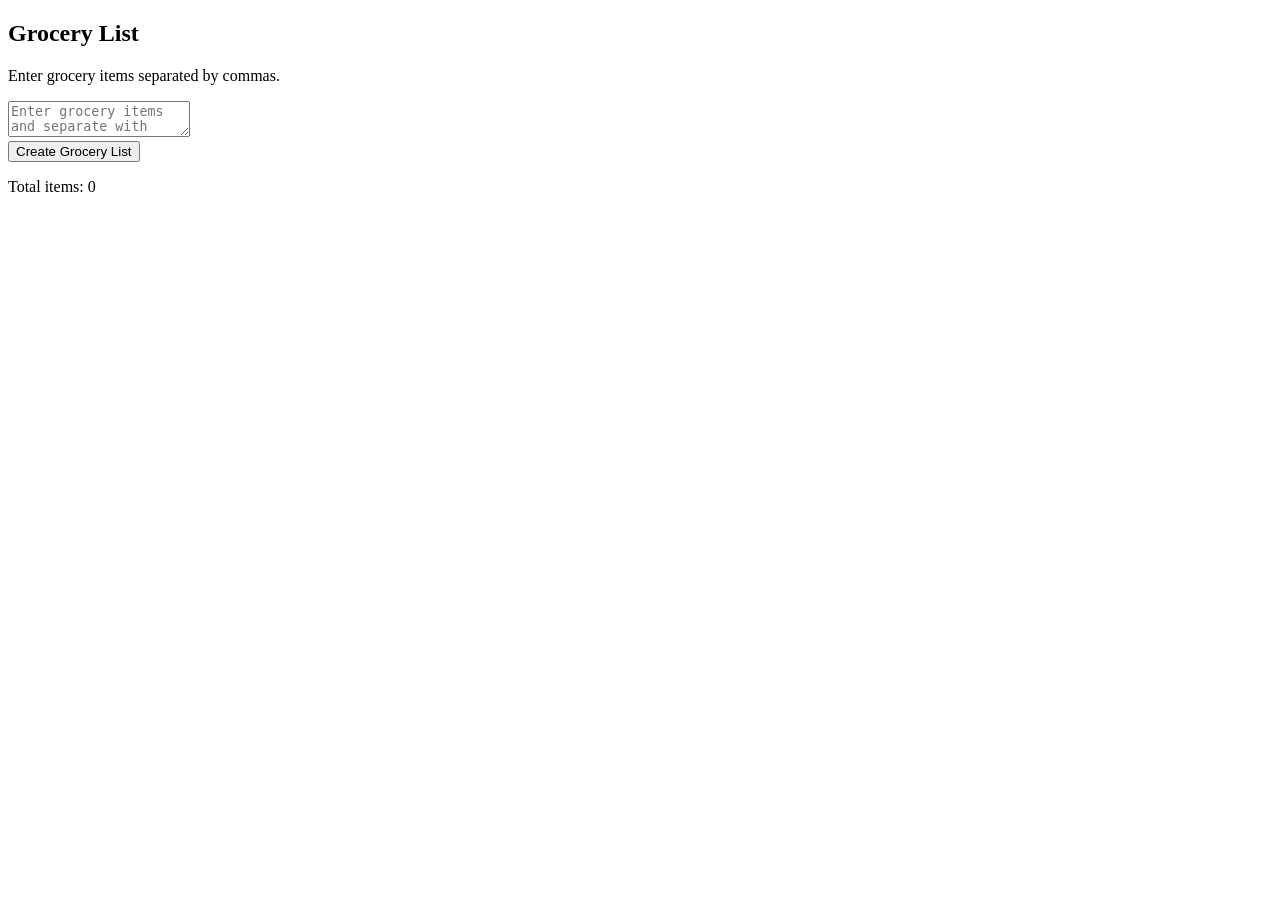
<file: week4/groceryItems.html>
<!DOCTYPE html>
<html lang="en">
<head>
  <meta charset="UTF-8" />
  <title>Grocery List</title>
</head>
<body>
  <h2>Grocery List</h2>
  <p>Enter grocery items separated by commas.</p>
  <textarea id="groceryInput" placeholder="Enter grocery items and separate with commas"></textarea>
  <br />
  <button onclick="createGroceryList()">Create Grocery List</button>

  <pre id="groceryList"></pre>
  <p>Total items: <span id="totalItems">0</span></p>

  <script>
    // Build the grocery list from the textarea input.
    function createGroceryList() {
      // 1) Check for empty input
      const input = document.getElementById('groceryInput').value.trim();
      if (!input) {
        alert('Please enter grocery items');
        return;
      }

      // 2) Split input string into array (by comma), trim each, and drop empties
      let groceryItems = input
        .split(',')                  // split by comma
        .map(s => s.trim())          // trim whitespace around each item
        .filter(Boolean);            // remove empty strings

      // 3) Sort groceries alphabetically (case-insensitive)
      groceryItems.sort((a, b) => a.toLowerCase().localeCompare(b.toLowerCase()));

      // 4) Display the list nicely, one item per line with numbering
      const lines = groceryItems.map((item, i) => `${i + 1}. ${item}`);
      document.getElementById('groceryList').textContent = lines.join('\n'); // <pre> preserves newlines

      // 5) Show the total number of items (length of the array)
      document.getElementById('totalItems').textContent = groceryItems.length;
    }
  </script>
</body>
</html>
</file>
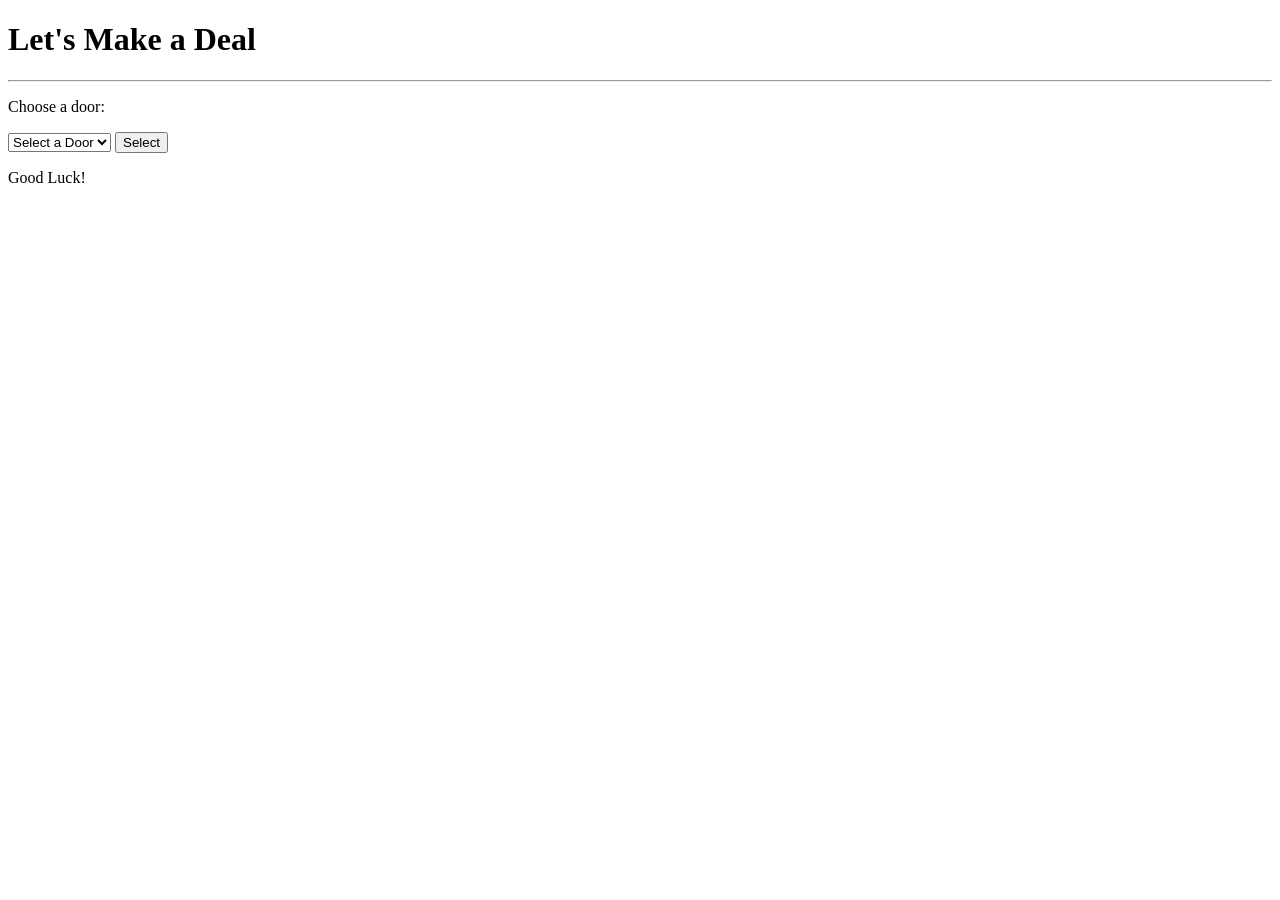
<file: week4/LetsMakeADeal.html>
<!DOCTYPE html>
<html>
<head>
    <title>Let's Make a Deal</title>
</head>
<body>
    <h1>Let's Make a Deal</h1>
    <hr>

    <p>Choose a door:</p>
    <select id="doorSelection">
        <option value="0">Select a Door</option>
        <option value="door1">Door #1</option>
        <option value="door2">Door #2</option>
        <option value="door3">Door #3</option>
    </select>

    <button onclick="doorPrize()">Select</button>

    <p id="prize">Good Luck!</p>

    <script>
        // Storing prizes inside a Literal Object (key-value pairs)
        const prizes = {
            door1: "New Car",
            door2: "Goat",
            door3: "Pencil"
        };

        // Function to show the selected prize
        function doorPrize() {
            let userChoice = document.getElementById("doorSelection").value;

            if (userChoice === "0") {
                document.getElementById("prize").innerHTML = "Please select a valid door.";
            } else {
                document.getElementById("prize").innerHTML = 
                    "Your prize is a " + prizes[userChoice] + "!";
            }
        }
    </script>

</body>
</html>
</file>
<file: MoodTunes/style.css>
* {
    margin: 0;
    padding: 0;
    box-sizing: border-box;
}

:root {
    --primary: #6366f1;
    --text-primary: #0f172a;
    --text-secondary: #475569;
    --bg-main: #f8fafc;
    --card-bg: #ffffff;
    --shadow: 0 20px 60px rgba(0, 0, 0, 0.08);
}

body {
    font-family: 'DM Sans', sans-serif;
    background: var(--bg-main);
    min-height: 100vh;
    transition: background 1s cubic-bezier(0.4, 0, 0.2, 1);
    padding: 20px;
}

body::before {
    content: '';
    position: fixed;
    top: -50%;
    left: -50%;
    width: 200%;
    height: 200%;
    background: radial-gradient(circle at 30% 50%, rgba(99, 102, 241, 0.15) 0%, transparent 50%),
                radial-gradient(circle at 70% 80%, rgba(236, 72, 153, 0.1) 0%, transparent 50%);
    animation: drift 20s ease-in-out infinite;
    pointer-events: none;
    z-index: 0;
}

@keyframes drift {
    0%, 100% { transform: translate(0, 0) rotate(0deg); }
    50% { transform: translate(50px, 30px) rotate(5deg); }
}

.container {
    max-width: 900px;
    margin: 0 auto;
    position: relative;
    z-index: 1;
}

header {
    text-align: center;
    margin-bottom: 50px;
    animation: slideDown 0.8s cubic-bezier(0.4, 0, 0.2, 1);
}

@keyframes slideDown {
    from {
        opacity: 0;
        transform: translateY(-30px);
    }
    to {
        opacity: 1;
        transform: translateY(0);
    }
}

h1 {
    font-family: 'Unbounded', sans-serif;
    font-size: clamp(2rem, 5vw, 3.5rem);
    font-weight: 800;
    color: var(--text-primary);
    letter-spacing: -0.02em;
    margin-bottom: 12px;
    background: linear-gradient(135deg, #6366f1 0%, #ec4899 100%);
    -webkit-background-clip: text;
    -webkit-text-fill-color: transparent;
    background-clip: text;
}

.subtitle {
    font-size: 1.1rem;
    color: var(--text-secondary);
    font-weight: 500;
}

.stats-bar {
    background: var(--card-bg);
    border-radius: 20px;
    padding: 20px 30px;
    box-shadow: var(--shadow);
    display: flex;
    justify-content: space-around;
    margin-bottom: 40px;
    animation: fadeIn 0.8s 0.2s cubic-bezier(0.4, 0, 0.2, 1) backwards;
}

@keyframes fadeIn {
    from { opacity: 0; transform: translateY(20px); }
    to { opacity: 1; transform: translateY(0); }
}

.stat {
    text-align: center;
}

.stat-value {
    font-family: 'Unbounded', sans-serif;
    font-size: 1.8rem;
    font-weight: 800;
    color: var(--primary);
    display: block;
}

.stat-label {
    font-size: 0.9rem;
    color: var(--text-secondary);
    text-transform: uppercase;
    letter-spacing: 0.05em;
    margin-top: 4px;
}

.mood-selector {
    display: grid;
    grid-template-columns: repeat(auto-fit, minmax(160px, 1fr));
    gap: 16px;
    margin-bottom: 40px;
    animation: fadeIn 0.8s 0.4s cubic-bezier(0.4, 0, 0.2, 1) backwards;
}

.mood-btn {
    background: var(--card-bg);
    border: 3px solid transparent;
    padding: 24px 16px;
    border-radius: 20px;
    cursor: pointer;
    transition: all 0.4s cubic-bezier(0.4, 0, 0.2, 1);
    font-family: 'DM Sans', sans-serif;
    font-size: 0.95rem;
    font-weight: 700;
    color: var(--text-primary);
    box-shadow: var(--shadow);
    position: relative;
    overflow: hidden;
}

.mood-btn::before {
    content: '';
    position: absolute;
    top: 0;
    left: 0;
    width: 100%;
    height: 100%;
    background: linear-gradient(135deg, var(--mood-color-1) 0%, var(--mood-color-2) 100%);
    opacity: 0;
    transition: opacity 0.4s cubic-bezier(0.4, 0, 0.2, 1);
    z-index: 0;
}

.mood-btn:hover::before {
    opacity: 0.1;
}

.mood-btn.active {
    border-color: var(--mood-color-1);
    transform: translateY(-4px);
    box-shadow: 0 25px 70px rgba(0, 0, 0, 0.12);
}

.mood-btn.active::before {
    opacity: 0.15;
}

.mood-emoji {
    font-size: 2.2rem;
    display: block;
    margin-bottom: 8px;
}

.mood-label {
    position: relative;
    z-index: 1;
}

.mood-btn.happy {
    --mood-color-1: #fbbf24;
    --mood-color-2: #f59e0b;
}

.mood-btn.sad {
    --mood-color-1: #3b82f6;
    --mood-color-2: #6366f1;
}

.mood-btn.chill {
    --mood-color-1: #10b981;
    --mood-color-2: #059669;
}

.mood-btn.energetic {
    --mood-color-1: #ec4899;
    --mood-color-2: #db2777;
}

.mood-btn.romantic {
    --mood-color-1: #f43f5e;
    --mood-color-2: #e11d48;
}

.mood-btn.motivated {
    --mood-color-1: #f97316;
    --mood-color-2: #ea580c;
}

.mood-btn.nostalgic {
    --mood-color-1: #8b5cf6;
    --mood-color-2: #7c3aed;
}

.mood-btn.peaceful {
    --mood-color-1: #06b6d4;
    --mood-color-2: #0891b2;
}

.quote-card {
    background: var(--card-bg);
    border-radius: 24px;
    padding: 35px;
    margin-bottom: 40px;
    box-shadow: var(--shadow);
    border-left: 6px solid var(--primary);
    opacity: 0;
    transform: translateY(20px);
    transition: all 0.6s cubic-bezier(0.4, 0, 0.2, 1);
}

.quote-card.show {
    opacity: 1;
    transform: translateY(0);
}

.quote-text {
    font-size: 1.3rem;
    line-height: 1.6;
    color: var(--text-primary);
    font-weight: 500;
    font-style: italic;
}

.input-section {
    background: var(--card-bg);
    border-radius: 24px;
    padding: 30px;
    margin-bottom: 40px;
    box-shadow: var(--shadow);
    opacity: 0;
    transform: translateY(20px);
    transition: all 0.6s cubic-bezier(0.4, 0, 0.2, 1);
}

.input-section.show {
    opacity: 1;
    transform: translateY(0);
}

.input-label {
    font-weight: 700;
    color: var(--text-primary);
    margin-bottom: 12px;
    display: block;
    font-size: 1.1rem;
}

.input-group {
    display: flex;
    gap: 12px;
}

#customMoodInput {
    flex: 1;
    padding: 16px 20px;
    border: 2px solid #e2e8f0;
    border-radius: 16px;
    font-family: 'DM Sans', sans-serif;
    font-size: 1rem;
    transition: all 0.3s ease;
    background: #f8fafc;
}

#customMoodInput:focus {
    outline: none;
    border-color: var(--primary);
    background: white;
    box-shadow: 0 0 0 4px rgba(99, 102, 241, 0.1);
}

.add-mood-btn {
    padding: 16px 28px;
    background: var(--primary);
    color: white;
    border: none;
    border-radius: 16px;
    font-family: 'DM Sans', sans-serif;
    font-weight: 700;
    cursor: pointer;
    transition: all 0.3s cubic-bezier(0.4, 0, 0.2, 1);
    white-space: nowrap;
}

.add-mood-btn:hover {
    background: #4f46e5;
    transform: translateY(-2px);
    box-shadow: 0 10px 25px rgba(99, 102, 241, 0.3);
}

.error-message {
    color: #ef4444;
    font-size: 0.9rem;
    margin-top: 8px;
    display: none;
    font-weight: 500;
}

.error-message.show {
    display: block;
    animation: shake 0.5s;
}

@keyframes shake {
    0%, 100% { transform: translateX(0); }
    25% { transform: translateX(-10px); }
    75% { transform: translateX(10px); }
}

.playlist-section {
    opacity: 0;
    transform: translateY(20px);
    transition: all 0.6s cubic-bezier(0.4, 0, 0.2, 1);
}

.playlist-section.show {
    opacity: 1;
    transform: translateY(0);
}

.playlist-header {
    display: flex;
    justify-content: space-between;
    align-items: center;
    margin-bottom: 25px;
}

.playlist-title {
    font-family: 'Unbounded', sans-serif;
    font-size: 1.8rem;
    font-weight: 800;
    color: var(--text-primary);
}

.shuffle-btn {
    padding: 12px 24px;
    background: var(--card-bg);
    color: var(--text-primary);
    border: 2px solid #e2e8f0;
    border-radius: 14px;
    cursor: pointer;
    font-family: 'DM Sans', sans-serif;
    font-weight: 700;
    transition: all 0.3s cubic-bezier(0.4, 0, 0.2, 1);
    box-shadow: 0 4px 12px rgba(0, 0, 0, 0.05);
}

.shuffle-btn:hover {
    border-color: var(--primary);
    color: var(--primary);
    transform: translateY(-2px);
    box-shadow: 0 8px 20px rgba(0, 0, 0, 0.1);
}

.song-item {
    background: var(--card-bg);
    padding: 20px;
    margin-bottom: 16px;
    border-radius: 20px;
    box-shadow: var(--shadow);
    transition: all 0.3s cubic-bezier(0.4, 0, 0.2, 1);
    animation: slideIn 0.5s cubic-bezier(0.4, 0, 0.2, 1) backwards;
}

@keyframes slideIn {
    from {
        opacity: 0;
        transform: translateX(-30px);
    }
    to {
        opacity: 1;
        transform: translateX(0);
    }
}

.song-item:nth-child(1) { animation-delay: 0.1s; }
.song-item:nth-child(2) { animation-delay: 0.2s; }
.song-item:nth-child(3) { animation-delay: 0.3s; }
.song-item:nth-child(4) { animation-delay: 0.4s; }
.song-item:nth-child(5) { animation-delay: 0.5s; }

.song-item:hover {
    transform: translateX(8px);
    box-shadow: 0 25px 70px rgba(0, 0, 0, 0.12);
}

.song-header {
    display: grid;
    grid-template-columns: auto 1fr auto;
    gap: 20px;
    align-items: center;
    margin-bottom: 12px;
}

.album-art {
    width: 80px;
    height: 80px;
    border-radius: 14px;
    object-fit: cover;
    box-shadow: 0 8px 20px rgba(0, 0, 0, 0.15);
}

.song-info {
    min-width: 0;
}

.song-title {
    font-weight: 700;
    color: var(--text-primary);
    font-size: 1.05rem;
    margin-bottom: 4px;
    white-space: nowrap;
    overflow: hidden;
    text-overflow: ellipsis;
}

.song-artist {
    color: var(--text-secondary);
    font-size: 0.95rem;
    white-space: nowrap;
    overflow: hidden;
    text-overflow: ellipsis;
}

.play-btn {
    width: 56px;
    height: 56px;
    border-radius: 50%;
    border: none;
    background: linear-gradient(135deg, var(--primary) 0%, #ec4899 100%);
    color: white;
    font-size: 1.2rem;
    cursor: pointer;
    transition: all 0.3s cubic-bezier(0.4, 0, 0.2, 1);
    box-shadow: 0 6px 20px rgba(99, 102, 241, 0.3);
    display: flex;
    align-items: center;
    justify-content: center;
}

.play-btn:hover {
    transform: scale(1.1);
    box-shadow: 0 8px 28px rgba(99, 102, 241, 0.4);
}

.play-btn:active {
    transform: scale(0.95);
}

.audio-controls {
    display: none;
    padding: 16px 20px;
    background: #f8fafc;
    border-radius: 14px;
    margin-top: 12px;
}

.audio-controls.show {
    display: block;
}

.progress-bar-container {
    margin-bottom: 12px;
}

.progress-info {
    display: flex;
    justify-content: space-between;
    margin-bottom: 8px;
    font-size: 0.85rem;
    color: var(--text-secondary);
}

.progress-bar {
    width: 100%;
    height: 6px;
    background: #e2e8f0;
    border-radius: 3px;
    cursor: pointer;
    position: relative;
    overflow: hidden;
}

.progress-fill {
    height: 100%;
    background: linear-gradient(135deg, var(--primary) 0%, #ec4899 100%);
    border-radius: 3px;
    width: 0%;
    transition: width 0.1s linear;
}

.volume-control {
    display: flex;
    align-items: center;
    gap: 12px;
}

.volume-icon {
    font-size: 1.2rem;
}

.volume-slider {
    flex: 1;
    height: 6px;
    -webkit-appearance: none;
    appearance: none;
    background: #e2e8f0;
    border-radius: 3px;
    outline: none;
}

.volume-slider::-webkit-slider-thumb {
    -webkit-appearance: none;
    appearance: none;
    width: 16px;
    height: 16px;
    background: var(--primary);
    border-radius: 50%;
    cursor: pointer;
    transition: all 0.3s ease;
}

.volume-slider::-webkit-slider-thumb:hover {
    transform: scale(1.2);
}

.volume-slider::-moz-range-thumb {
    width: 16px;
    height: 16px;
    background: var(--primary);
    border-radius: 50%;
    cursor: pointer;
    border: none;
}

.volume-value {
    min-width: 40px;
    text-align: right;
    font-size: 0.9rem;
    color: var(--text-secondary);
    font-weight: 600;
}

.loading {
    text-align: center;
    padding: 60px 20px;
    color: var(--text-secondary);
    font-size: 1.1rem;
    font-weight: 500;
}

.loading::after {
    content: '...';
    animation: dots 1.5s steps(4, end) infinite;
}

@keyframes dots {
    0%, 20% { content: '.'; }
    40% { content: '..'; }
    60%, 100% { content: '...'; }
}

@media (max-width: 768px) {
    .container {
        padding: 0 10px;
    }

    h1 {
        font-size: 2rem;
    }

    .stats-bar {
        flex-direction: column;
        gap: 20px;
        padding: 25px;
    }

    .mood-selector {
        grid-template-columns: repeat(2, 1fr);
    }

    .input-group {
        flex-direction: column;
    }

    .playlist-header {
        flex-direction: column;
        gap: 15px;
        align-items: stretch;
    }

    .song-header {
        grid-template-columns: auto 1fr;
        gap: 15px;
    }

    .play-btn {
        grid-column: 1 / -1;
        width: 100%;
        border-radius: 14px;
    }
}
</file>
<file: week6/Blackjackgame/styles/styles.css>
body {
background: url('../images/blackjack.png') no-repeat center center fixed;
background-size: cover;
font-family: Arial, sans-serif;
display: flex;
flex-direction: column;
align-items: center;
justify-content: center;
min-height: 100vh;
margin: 0;
color: #fff; /* Change text color for better contrast with the background */
}
.game-container {
text-align: center;
background-color: rgba(0, 0, 0, 0.7); /* Add a semi-transparent background for
better readability */
padding: 20px;
border-radius: 10px;
max-width: 90%; /* Ensure the container doesn't overflow on small screens */
}
.cards {
margin: 10px;
}
.card {
display: inline-block;
width: 50px;
height: 80px;
border: 1px solid #fff; /* Change border color for better contrast */
margin: 5px;
text-align: center;
line-height: 80px;
font-size: 1.5em;
background-color: #fff;
color: #000;
}
button {
margin: 5px;
padding: 10px 20px;
font-size: 1em;
border: none;
border-radius: 5px;
cursor: pointer;
background-color: #4CAF50;
color: white;
}
button:disabled {
background-color: grey;
}
/* Media query for smaller screens */
@media (max-width: 600px) {
.card {
width: 40px;
height: 60px;
line-height: 60px;
font-size: 1.2em;
}
button {
padding: 8px 16px;
font-size: 0.9em;
}
}
</file>
